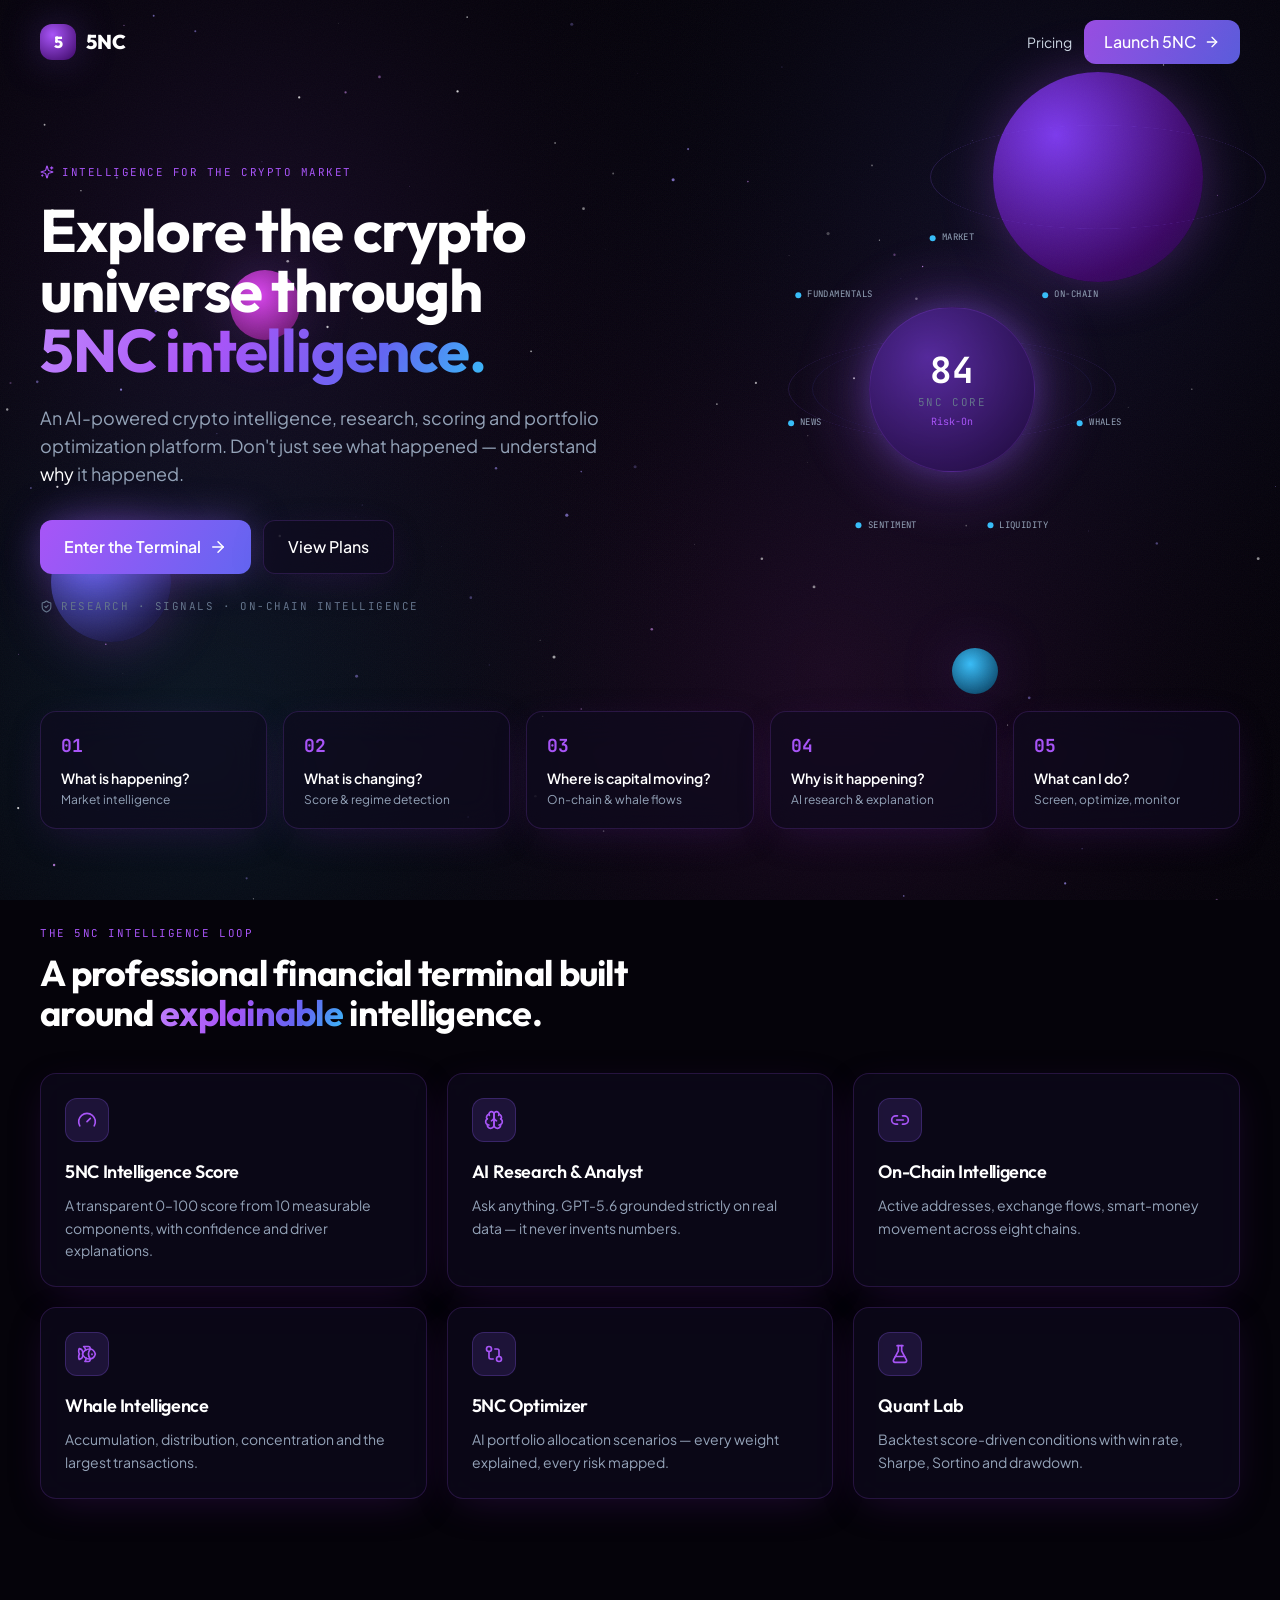
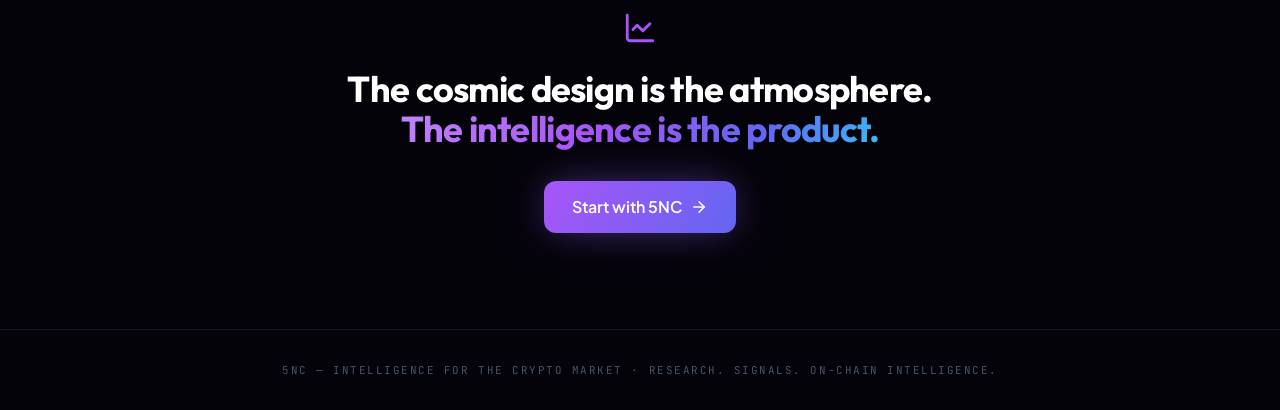
<file: app/index.html>
<!doctype html>
<html lang="en">

<head>
  <meta charset="utf-8" />
  <meta name="viewport" content="width=device-width,initial-scale=1" />
  <meta name="theme-color" content="#000000" />
  <meta name="description" content="A product of emergent.sh" />
  <link rel="preconnect" href="https://fonts.googleapis.com" />
  <link rel="preconnect" href="https://fonts.gstatic.com" crossorigin />
  <link href="https://fonts.googleapis.com/css2?family=Inter:wght@600&display=swap" rel="stylesheet" />
  <title>5NC — Crypto Intelligence</title>
  <script>
    window.addEventListener(
      "error",
      function (e) {
        e.error instanceof DOMException &&
          "DataCloneError" === e.error.name &&
          e.message &&
          e.message.includes("PerformanceServerTiming") &&
          (e.stopImmediatePropagation(), e.preventDefault());
      },
      !0,
    );
  </script>
  <script src="https://assets.emergent.sh/scripts/emergent-main.js"></script>
  <script defer="defer" src="/static/js/main.423124e9.js"></script>
  <link href="/static/css/main.1761edb9.css" rel="stylesheet" />
</head>

<body>
  <noscript>You need to enable JavaScript to run this app.</noscript>
  <div id="root"></div>
  <script>
    (!(function (e, r) {
      var t, s, o, i;
      r.__SV ||
        ((window.posthog = r),
          (r._i = []),
          (r.init = function (n, a, p) {
            function c(e, r) {
              var t = r.split(".");
              (2 == t.length && ((e = e[t[0]]), (r = t[1])),
                (e[r] = function () {
                  e.push([r].concat(Array.prototype.slice.call(arguments, 0)));
                }));
            }
            (((o = e.createElement("script")).type = "text/javascript"),
              (o.crossOrigin = "anonymous"),
              (o.async = !0),
              (o.src = a.api_host.replace(".i.posthog.com", "-assets.i.posthog.com") + "/static/array.js"),
              (i = e.getElementsByTagName("script")[0]).parentNode.insertBefore(o, i));
            var g = r;
            for (
              void 0 !== p ? (g = r[p] = []) : (p = "posthog"),
              g.people = g.people || [],
              g.toString = function (e) {
                var r = "posthog";
                return ("posthog" !== p && (r += "." + p), e || (r += " (stub)"), r);
              },
              g.people.toString = function () {
                return g.toString(1) + ".people (stub)";
              },
              t =
              "init me ws ys ps bs capture je Di ks register register_once register_for_session unregister unregister_for_session Ps getFeatureFlag getFeatureFlagPayload isFeatureEnabled reloadFeatureFlags updateEarlyAccessFeatureEnrollment getEarlyAccessFeatures on onFeatureFlags onSurveysLoaded onSessionId getSurveys getActiveMatchingSurveys renderSurvey canRenderSurvey canRenderSurveyAsync identify setPersonProperties group resetGroups setPersonPropertiesForFlags resetPersonPropertiesForFlags setGroupPropertiesForFlags resetGroupPropertiesForFlags reset get_distinct_id getGroups get_session_id get_session_replay_url alias set_config startSessionRecording stopSessionRecording sessionRecordingStarted captureException loadToolbar get_property getSessionProperty Es $s createPersonProfile Is opt_in_capturing opt_out_capturing has_opted_in_capturing has_opted_out_capturing clear_opt_in_out_capturing Ss debug xs getPageViewId captureTraceFeedback captureTraceMetric".split(
                " ",
              ),
              s = 0;
              s < t.length;
              s++
            )
              c(g, t[s]);
            r._i.push([n, a, p]);
          }),
          (r.__SV = 1));
    })(document, window.posthog || []),
      posthog.init("phc_DbsPb39SRc8z3EiQ6Dhj6ikv4H4rTKcht9d4sZSesceP", {
        api_host: "https://ap.emergent.sh",
        person_profiles: "identified_only",
        session_recording: {recordCrossOriginIframes: !0, capturePerformance: !1},
      }));
  </script>
</body>

</html>
</file>
<file: static/css/main.1761edb9.css>
@import url(https://fonts.googleapis.com/css2?family=Outfit:wght@300;400;500;600;700;800&family=Plus+Jakarta+Sans:wght@300;400;500;600;700&family=JetBrains+Mono:wght@400;500;600;700&display=swap);*,:after,:before{--tw-border-spacing-x:0;--tw-border-spacing-y:0;--tw-translate-x:0;--tw-translate-y:0;--tw-rotate:0;--tw-skew-x:0;--tw-skew-y:0;--tw-scale-x:1;--tw-scale-y:1;--tw-pan-x: ;--tw-pan-y: ;--tw-pinch-zoom: ;--tw-scroll-snap-strictness:proximity;--tw-gradient-from-position: ;--tw-gradient-via-position: ;--tw-gradient-to-position: ;--tw-ordinal: ;--tw-slashed-zero: ;--tw-numeric-figure: ;--tw-numeric-spacing: ;--tw-numeric-fraction: ;--tw-ring-inset: ;--tw-ring-offset-width:0px;--tw-ring-offset-color:#fff;--tw-ring-color:#3b82f680;--tw-ring-offset-shadow:0 0 #0000;--tw-ring-shadow:0 0 #0000;--tw-shadow:0 0 #0000;--tw-shadow-colored:0 0 #0000;--tw-blur: ;--tw-brightness: ;--tw-contrast: ;--tw-grayscale: ;--tw-hue-rotate: ;--tw-invert: ;--tw-saturate: ;--tw-sepia: ;--tw-drop-shadow: ;--tw-backdrop-blur: ;--tw-backdrop-brightness: ;--tw-backdrop-contrast: ;--tw-backdrop-grayscale: ;--tw-backdrop-hue-rotate: ;--tw-backdrop-invert: ;--tw-backdrop-opacity: ;--tw-backdrop-saturate: ;--tw-backdrop-sepia: ;--tw-contain-size: ;--tw-contain-layout: ;--tw-contain-paint: ;--tw-contain-style: }::backdrop{--tw-border-spacing-x:0;--tw-border-spacing-y:0;--tw-translate-x:0;--tw-translate-y:0;--tw-rotate:0;--tw-skew-x:0;--tw-skew-y:0;--tw-scale-x:1;--tw-scale-y:1;--tw-pan-x: ;--tw-pan-y: ;--tw-pinch-zoom: ;--tw-scroll-snap-strictness:proximity;--tw-gradient-from-position: ;--tw-gradient-via-position: ;--tw-gradient-to-position: ;--tw-ordinal: ;--tw-slashed-zero: ;--tw-numeric-figure: ;--tw-numeric-spacing: ;--tw-numeric-fraction: ;--tw-ring-inset: ;--tw-ring-offset-width:0px;--tw-ring-offset-color:#fff;--tw-ring-color:#3b82f680;--tw-ring-offset-shadow:0 0 #0000;--tw-ring-shadow:0 0 #0000;--tw-shadow:0 0 #0000;--tw-shadow-colored:0 0 #0000;--tw-blur: ;--tw-brightness: ;--tw-contrast: ;--tw-grayscale: ;--tw-hue-rotate: ;--tw-invert: ;--tw-saturate: ;--tw-sepia: ;--tw-drop-shadow: ;--tw-backdrop-blur: ;--tw-backdrop-brightness: ;--tw-backdrop-contrast: ;--tw-backdrop-grayscale: ;--tw-backdrop-hue-rotate: ;--tw-backdrop-invert: ;--tw-backdrop-opacity: ;--tw-backdrop-saturate: ;--tw-backdrop-sepia: ;--tw-contain-size: ;--tw-contain-layout: ;--tw-contain-paint: ;--tw-contain-style: }
/*
! tailwindcss v3.4.17 | MIT License | https://tailwindcss.com
*/*,:after,:before{border:0 solid #e5e7eb;box-sizing:border-box}:after,:before{--tw-content:""}:host,html{-webkit-text-size-adjust:100%;font-feature-settings:normal;-webkit-tap-highlight-color:transparent;font-family:Plus Jakarta Sans,sans-serif;font-variation-settings:normal;line-height:1.5;tab-size:4}body{line-height:inherit}hr{border-top-width:1px;color:inherit;height:0}abbr:where([title]){-webkit-text-decoration:underline dotted;text-decoration:underline dotted}h1,h2,h3,h4,h5,h6{font-size:inherit;font-weight:inherit}a{color:inherit;text-decoration:inherit}b,strong{font-weight:bolder}code,kbd,pre,samp{font-feature-settings:normal;font-family:JetBrains Mono,monospace;font-size:1em;font-variation-settings:normal}small{font-size:80%}sub,sup{font-size:75%;line-height:0;position:relative;vertical-align:initial}sub{bottom:-.25em}sup{top:-.5em}table{border-collapse:collapse;border-color:inherit;text-indent:0}button,input,optgroup,select,textarea{font-feature-settings:inherit;color:inherit;font-family:inherit;font-size:100%;font-variation-settings:inherit;font-weight:inherit;letter-spacing:inherit;line-height:inherit;margin:0;padding:0}button,select{text-transform:none}button,input:where([type=button]),input:where([type=reset]),input:where([type=submit]){-webkit-appearance:button;background-color:initial;background-image:none}:-moz-focusring{outline:auto}:-moz-ui-invalid{box-shadow:none}progress{vertical-align:initial}::-webkit-inner-spin-button,::-webkit-outer-spin-button{height:auto}[type=search]{-webkit-appearance:textfield;outline-offset:-2px}::-webkit-search-decoration{-webkit-appearance:none}::-webkit-file-upload-button{-webkit-appearance:button;font:inherit}summary{display:list-item}blockquote,dd,dl,figure,h1,h2,h3,h4,h5,h6,hr,p,pre{margin:0}fieldset{margin:0}fieldset,legend{padding:0}menu,ol,ul{list-style:none;margin:0;padding:0}dialog{padding:0}textarea{resize:vertical}input::placeholder,textarea::placeholder{color:#9ca3af;opacity:1}[role=button],button{cursor:pointer}:disabled{cursor:default}audio,canvas,embed,iframe,img,object,svg,video{display:block;vertical-align:middle}img,video{height:auto;max-width:100%}[hidden]:where(:not([hidden=until-found])){display:none}*{border-color:#a855f724}html{scroll-behavior:smooth}body{-webkit-font-smoothing:antialiased;background:#05030a;background:var(--deep-space);color:#f8fafc;color:var(--txt);font-family:Plus Jakarta Sans,system-ui,sans-serif;margin:0;overflow-x:hidden}h1,h2,h3,h4,h5{font-family:Outfit,sans-serif;letter-spacing:-.02em}::selection{background:#a855f759;color:#fff}::-webkit-scrollbar{height:8px;width:8px}::-webkit-scrollbar-track{background:#0000}::-webkit-scrollbar-thumb{background:#8b5cf659;border-radius:8px}::-webkit-scrollbar-thumb:hover{background:#8b5cf68c}.mono{font-feature-settings:"tnum";font-family:JetBrains Mono,monospace;font-variant-numeric:tabular-nums}.glass{backdrop-filter:blur(18px);-webkit-backdrop-filter:blur(18px);background:#0f0a1f9e;border:1px solid #a855f72e;border-radius:16px;box-shadow:0 10px 40px -12px #581c8759}.glass-hover{transition:border-color .3s ease,box-shadow .3s ease,transform .3s ease}.glass-hover:hover{border-color:#c084fc6b;box-shadow:0 16px 50px -12px #8b5cf673;transform:translateY(-2px)}.glass-solid{backdrop-filter:blur(24px);-webkit-backdrop-filter:blur(24px);background:#0b0716f5;border:1px solid #a855f738}.cosmic-gradient-text{-webkit-text-fill-color:#0000;background:linear-gradient(120deg,#c084fc,#a855f7 40%,#6366f1 75%,#38bdf8);-webkit-background-clip:text;background-clip:text}.glow-violet{box-shadow:0 0 40px -6px #8b5cf68c}.caption{color:#64748b;color:var(--txt3);font-family:JetBrains Mono,monospace;font-size:.68rem;letter-spacing:.14em;text-transform:uppercase}.grain:before{background-image:url("data:image/svg+xml;charset=utf-8,%3Csvg xmlns='http://www.w3.org/2000/svg' width='120' height='120'%3E%3Cfilter id='a'%3E%3CfeTurbulence type='fractalNoise' baseFrequency='.85' numOctaves='3'/%3E%3C/filter%3E%3Crect width='100%25' height='100%25' filter='url(%23a)'/%3E%3C/svg%3E");content:"";inset:0;opacity:.035;pointer-events:none;position:fixed;z-index:1}.nav-item{transition:color .2s ease,background-color .2s ease,border-color .2s ease}.sr-only{clip:rect(0,0,0,0);border-width:0;height:1px;margin:-1px;overflow:hidden;padding:0;position:absolute;white-space:nowrap;width:1px}.pointer-events-none{pointer-events:none}.pointer-events-auto{pointer-events:auto}.visible{visibility:visible}.invisible{visibility:hidden}.fixed{position:fixed}.absolute{position:absolute}.relative{position:relative}.sticky{position:-webkit-sticky;position:sticky}.inset-0{inset:0}.inset-10{inset:2.5rem}.inset-4{inset:1rem}.inset-\[-30\%\]{inset:-30%}.inset-x-0{left:0;right:0}.inset-y-0{bottom:0;top:0}.-bottom-12{bottom:-3rem}.-left-12{left:-3rem}.-right-12{right:-3rem}.-top-12{top:-3rem}.-top-3{top:-.75rem}.bottom-0{bottom:0}.bottom-24{bottom:6rem}.bottom-6{bottom:1.5rem}.left-0{left:0}.left-1{left:.25rem}.left-1\/2{left:50%}.left-2{left:.5rem}.left-\[50\%\]{left:50%}.right-0{right:0}.right-1{right:.25rem}.right-1\/2{right:50%}.right-2{right:.5rem}.right-4{right:1rem}.right-6{right:1.5rem}.top-0{top:0}.top-1{top:.25rem}.top-1\/2{top:50%}.top-4{top:1rem}.top-\[1px\]{top:1px}.top-\[50\%\]{top:50%}.top-\[60\%\]{top:60%}.top-full{top:100%}.z-10{z-index:10}.z-20{z-index:20}.z-30{z-index:30}.z-40{z-index:40}.z-50{z-index:50}.z-\[100\]{z-index:100}.z-\[1\]{z-index:1}.-mx-1{margin-left:-.25rem;margin-right:-.25rem}.mx-auto{margin-left:auto;margin-right:auto}.my-1{margin-bottom:.25rem;margin-top:.25rem}.my-4{margin-bottom:1rem;margin-top:1rem}.my-5{margin-bottom:1.25rem;margin-top:1.25rem}.-ml-4{margin-left:-1rem}.-mt-2{margin-top:-.5rem}.-mt-4{margin-top:-1rem}.mb-1{margin-bottom:.25rem}.mb-1\.5{margin-bottom:.375rem}.mb-10{margin-bottom:2.5rem}.mb-12{margin-bottom:3rem}.mb-2{margin-bottom:.5rem}.mb-24{margin-bottom:6rem}.mb-3{margin-bottom:.75rem}.mb-4{margin-bottom:1rem}.mb-5{margin-bottom:1.25rem}.mb-6{margin-bottom:1.5rem}.mb-7{margin-bottom:1.75rem}.mb-8{margin-bottom:2rem}.ml-1{margin-left:.25rem}.ml-2{margin-left:.5rem}.ml-auto{margin-left:auto}.mr-1{margin-right:.25rem}.mr-1\.5{margin-right:.375rem}.mr-2{margin-right:.5rem}.mt-0\.5{margin-top:.125rem}.mt-1{margin-top:.25rem}.mt-1\.5{margin-top:.375rem}.mt-2{margin-top:.5rem}.mt-24{margin-top:6rem}.mt-28{margin-top:7rem}.mt-3{margin-top:.75rem}.mt-4{margin-top:1rem}.mt-5{margin-top:1.25rem}.mt-6{margin-top:1.5rem}.mt-8{margin-top:2rem}.mt-\[7px\]{margin-top:7px}.mt-auto{margin-top:auto}.block{display:block}.inline{display:inline}.flex{display:flex}.inline-flex{display:inline-flex}.table{display:table}.grid{display:grid}.hidden{display:none}.aspect-square{aspect-ratio:1/1}.h-1\.5{height:.375rem}.h-10{height:2.5rem}.h-11{height:2.75rem}.h-14{height:3.5rem}.h-16{height:4rem}.h-2{height:.5rem}.h-2\.5{height:.625rem}.h-3{height:.75rem}.h-3\.5{height:.875rem}.h-4{height:1rem}.h-5{height:1.25rem}.h-6{height:1.5rem}.h-7{height:1.75rem}.h-8{height:2rem}.h-9{height:2.25rem}.h-\[1px\]{height:1px}.h-\[560px\]{height:560px}.h-\[var\(--radix-navigation-menu-viewport-height\)\]{height:var(--radix-navigation-menu-viewport-height)}.h-\[var\(--radix-select-trigger-height\)\]{height:var(--radix-select-trigger-height)}.h-auto{height:auto}.h-fit{height:-webkit-fit-content;height:fit-content}.h-full{height:100%}.h-px{height:1px}.max-h-80{max-height:20rem}.max-h-\[--radix-context-menu-content-available-height\]{max-height:var(--radix-context-menu-content-available-height)}.max-h-\[--radix-select-content-available-height\]{max-height:var(--radix-select-content-available-height)}.max-h-\[300px\]{max-height:300px}.max-h-\[420px\]{max-height:420px}.max-h-\[560px\]{max-height:560px}.max-h-\[80vh\]{max-height:80vh}.max-h-\[var\(--radix-dropdown-menu-content-available-height\)\]{max-height:var(--radix-dropdown-menu-content-available-height)}.max-h-screen{max-height:100vh}.min-h-\[60px\]{min-height:60px}.min-h-screen{min-height:100vh}.w-1\.5{width:.375rem}.w-10{width:2.5rem}.w-11{width:2.75rem}.w-12{width:3rem}.w-14{width:3.5rem}.w-16{width:4rem}.w-2{width:.5rem}.w-2\.5{width:.625rem}.w-20{width:5rem}.w-24{width:6rem}.w-3{width:.75rem}.w-3\.5{width:.875rem}.w-3\/4{width:75%}.w-32{width:8rem}.w-36{width:9rem}.w-4{width:1rem}.w-5{width:1.25rem}.w-6{width:1.5rem}.w-64{width:16rem}.w-7{width:1.75rem}.w-72{width:18rem}.w-8{width:2rem}.w-9{width:2.25rem}.w-\[100px\]{width:100px}.w-\[1px\]{width:1px}.w-\[92vw\]{width:92vw}.w-full{width:100%}.w-max{width:-webkit-max-content;width:max-content}.w-px{width:1px}.min-w-0{min-width:0}.min-w-10{min-width:2.5rem}.min-w-8{min-width:2rem}.min-w-9{min-width:2.25rem}.min-w-\[12rem\]{min-width:12rem}.min-w-\[170px\]{min-width:170px}.min-w-\[680px\]{min-width:680px}.min-w-\[720px\]{min-width:720px}.min-w-\[760px\]{min-width:760px}.min-w-\[8rem\]{min-width:8rem}.min-w-\[var\(--radix-select-trigger-width\)\]{min-width:var(--radix-select-trigger-width)}.max-w-2xl{max-width:42rem}.max-w-3xl{max-width:48rem}.max-w-4xl{max-width:56rem}.max-w-6xl{max-width:72rem}.max-w-7xl{max-width:80rem}.max-w-\[1500px\]{max-width:1500px}.max-w-\[220px\]{max-width:220px}.max-w-\[85\%\]{max-width:85%}.max-w-lg{max-width:32rem}.max-w-max{max-width:-webkit-max-content;max-width:max-content}.max-w-md{max-width:28rem}.max-w-sm{max-width:24rem}.max-w-xl{max-width:36rem}.flex-1{flex:1 1}.shrink-0{flex-shrink:0}.grow{flex-grow:1}.grow-0{flex-grow:0}.basis-full{flex-basis:100%}.caption-bottom{caption-side:bottom}.border-collapse{border-collapse:collapse}.origin-\[--radix-context-menu-content-transform-origin\]{transform-origin:var(--radix-context-menu-content-transform-origin)}.origin-\[--radix-dropdown-menu-content-transform-origin\]{transform-origin:var(--radix-dropdown-menu-content-transform-origin)}.origin-\[--radix-hover-card-content-transform-origin\]{transform-origin:var(--radix-hover-card-content-transform-origin)}.origin-\[--radix-menubar-content-transform-origin\]{transform-origin:var(--radix-menubar-content-transform-origin)}.origin-\[--radix-popover-content-transform-origin\]{transform-origin:var(--radix-popover-content-transform-origin)}.origin-\[--radix-select-content-transform-origin\]{transform-origin:var(--radix-select-content-transform-origin)}.origin-\[--radix-tooltip-content-transform-origin\]{transform-origin:var(--radix-tooltip-content-transform-origin)}.-translate-x-1\/2{--tw-translate-x:-50%}.-translate-x-1\/2,.-translate-y-1\/2{transform:translate(var(--tw-translate-x),var(--tw-translate-y)) rotate(var(--tw-rotate)) skewX(var(--tw-skew-x)) skewY(var(--tw-skew-y)) scaleX(var(--tw-scale-x)) scaleY(var(--tw-scale-y))}.-translate-y-1\/2{--tw-translate-y:-50%}.translate-x-0\.5{--tw-translate-x:0.125rem}.translate-x-0\.5,.translate-x-6{transform:translate(var(--tw-translate-x),var(--tw-translate-y)) rotate(var(--tw-rotate)) skewX(var(--tw-skew-x)) skewY(var(--tw-skew-y)) scaleX(var(--tw-scale-x)) scaleY(var(--tw-scale-y))}.translate-x-6{--tw-translate-x:1.5rem}.translate-x-\[-50\%\]{--tw-translate-x:-50%}.translate-x-\[-50\%\],.translate-y-\[-50\%\]{transform:translate(var(--tw-translate-x),var(--tw-translate-y)) rotate(var(--tw-rotate)) skewX(var(--tw-skew-x)) skewY(var(--tw-skew-y)) scaleX(var(--tw-scale-x)) scaleY(var(--tw-scale-y))}.translate-y-\[-50\%\]{--tw-translate-y:-50%}.-rotate-90{--tw-rotate:-90deg}.-rotate-90,.rotate-45{transform:translate(var(--tw-translate-x),var(--tw-translate-y)) rotate(var(--tw-rotate)) skewX(var(--tw-skew-x)) skewY(var(--tw-skew-y)) scaleX(var(--tw-scale-x)) scaleY(var(--tw-scale-y))}.rotate-45{--tw-rotate:45deg}.rotate-90{--tw-rotate:90deg}.rotate-90,.transform{transform:translate(var(--tw-translate-x),var(--tw-translate-y)) rotate(var(--tw-rotate)) skewX(var(--tw-skew-x)) skewY(var(--tw-skew-y)) scaleX(var(--tw-scale-x)) scaleY(var(--tw-scale-y))}@keyframes pulse{50%{opacity:.5}}.animate-pulse{animation:pulse 2s cubic-bezier(.4,0,.6,1) infinite}@keyframes spin{to{transform:rotate(1turn)}}.animate-spin{animation:spin 1s linear infinite}.cursor-default{cursor:default}.cursor-pointer{cursor:pointer}.touch-none{touch-action:none}.select-none{-webkit-user-select:none;user-select:none}.resize{resize:both}.list-disc{list-style-type:disc}.list-none{list-style-type:none}.grid-cols-1{grid-template-columns:repeat(1,minmax(0,1fr))}.grid-cols-2{grid-template-columns:repeat(2,minmax(0,1fr))}.grid-cols-3{grid-template-columns:repeat(3,minmax(0,1fr))}.grid-cols-4{grid-template-columns:repeat(4,minmax(0,1fr))}.flex-row{flex-direction:row}.flex-row-reverse{flex-direction:row-reverse}.flex-col{flex-direction:column}.flex-col-reverse{flex-direction:column-reverse}.flex-wrap{flex-wrap:wrap}.items-start{align-items:flex-start}.items-end{align-items:flex-end}.items-center{align-items:center}.justify-start{justify-content:flex-start}.justify-end{justify-content:flex-end}.justify-center{justify-content:center}.justify-between{justify-content:space-between}.gap-1{gap:.25rem}.gap-1\.5{gap:.375rem}.gap-12{gap:3rem}.gap-2{gap:.5rem}.gap-2\.5{gap:.625rem}.gap-3{gap:.75rem}.gap-4{gap:1rem}.gap-5{gap:1.25rem}.gap-6{gap:1.5rem}.gap-8{gap:2rem}.gap-x-4{column-gap:1rem}.gap-x-6{column-gap:1.5rem}.gap-x-8{column-gap:2rem}.gap-y-1{row-gap:.25rem}.gap-y-5{row-gap:1.25rem}.space-x-1>:not([hidden])~:not([hidden]){--tw-space-x-reverse:0;margin-left:calc(.25rem*(1 - var(--tw-space-x-reverse)));margin-right:calc(.25rem*var(--tw-space-x-reverse))}.space-x-2>:not([hidden])~:not([hidden]){--tw-space-x-reverse:0;margin-left:calc(.5rem*(1 - var(--tw-space-x-reverse)));margin-right:calc(.5rem*var(--tw-space-x-reverse))}.space-y-1>:not([hidden])~:not([hidden]){--tw-space-y-reverse:0;margin-bottom:calc(.25rem*var(--tw-space-y-reverse));margin-top:calc(.25rem*(1 - var(--tw-space-y-reverse)))}.space-y-1\.5>:not([hidden])~:not([hidden]){--tw-space-y-reverse:0;margin-bottom:calc(.375rem*var(--tw-space-y-reverse));margin-top:calc(.375rem*(1 - var(--tw-space-y-reverse)))}.space-y-2>:not([hidden])~:not([hidden]){--tw-space-y-reverse:0;margin-bottom:calc(.5rem*var(--tw-space-y-reverse));margin-top:calc(.5rem*(1 - var(--tw-space-y-reverse)))}.space-y-2\.5>:not([hidden])~:not([hidden]){--tw-space-y-reverse:0;margin-bottom:calc(.625rem*var(--tw-space-y-reverse));margin-top:calc(.625rem*(1 - var(--tw-space-y-reverse)))}.space-y-3>:not([hidden])~:not([hidden]){--tw-space-y-reverse:0;margin-bottom:calc(.75rem*var(--tw-space-y-reverse));margin-top:calc(.75rem*(1 - var(--tw-space-y-reverse)))}.space-y-4>:not([hidden])~:not([hidden]){--tw-space-y-reverse:0;margin-bottom:calc(1rem*var(--tw-space-y-reverse));margin-top:calc(1rem*(1 - var(--tw-space-y-reverse)))}.space-y-5>:not([hidden])~:not([hidden]){--tw-space-y-reverse:0;margin-bottom:calc(1.25rem*var(--tw-space-y-reverse));margin-top:calc(1.25rem*(1 - var(--tw-space-y-reverse)))}.space-y-6>:not([hidden])~:not([hidden]){--tw-space-y-reverse:0;margin-bottom:calc(1.5rem*var(--tw-space-y-reverse));margin-top:calc(1.5rem*(1 - var(--tw-space-y-reverse)))}.divide-y>:not([hidden])~:not([hidden]){--tw-divide-y-reverse:0;border-bottom-width:calc(1px*var(--tw-divide-y-reverse));border-top-width:calc(1px*(1 - var(--tw-divide-y-reverse)))}.divide-white\/5>:not([hidden])~:not([hidden]){border-color:#ffffff0d}.overflow-auto{overflow:auto}.overflow-hidden{overflow:hidden}.overflow-visible{overflow:visible}.overflow-x-auto{overflow-x:auto}.overflow-y-auto{overflow-y:auto}.overflow-x-hidden{overflow-x:hidden}.truncate{overflow:hidden;text-overflow:ellipsis}.truncate,.whitespace-nowrap{white-space:nowrap}.whitespace-pre-wrap{white-space:pre-wrap}.break-words{overflow-wrap:break-word}.break-all{word-break:break-all}.rounded{border-radius:.25rem}.rounded-2xl{border-radius:1rem}.rounded-\[inherit\]{border-radius:inherit}.rounded-full{border-radius:9999px}.rounded-lg{border-radius:16px}.rounded-md{border-radius:12px}.rounded-sm{border-radius:8px}.rounded-xl{border-radius:.75rem}.rounded-t-\[10px\]{border-top-left-radius:10px;border-top-right-radius:10px}.rounded-tl-sm{border-top-left-radius:8px}.border{border-width:1px}.border-2{border-width:2px}.border-y{border-top-width:1px}.border-b,.border-y{border-bottom-width:1px}.border-l{border-left-width:1px}.border-r{border-right-width:1px}.border-t{border-top-width:1px}.border-amber\/30{border-color:#f59e0b4d}.border-amber\/40{border-color:#f59e0b66}.border-cosmic-electric\/50{border-color:#a855f780}.border-cosmic-indigo\/10{border-color:#6366f11a}.border-cosmic-indigo\/15{border-color:#6366f126}.border-cosmic-indigo\/40{border-color:#6366f166}.border-cosmic-magenta\/30{border-color:#d946ef4d}.border-cosmic-sky\/30{border-color:#38bdf84d}.border-cosmic-violet\/15{border-color:#8b5cf626}.border-cosmic-violet\/20{border-color:#8b5cf633}.border-cosmic-violet\/25{border-color:#8b5cf640}.border-cosmic-violet\/30{border-color:#8b5cf64d}.border-cosmic-violet\/40{border-color:#8b5cf666}.border-destructive{--tw-border-opacity:1;border-color:#ef4444;border-color:rgb(239 68 68/var(--tw-border-opacity,1))}.border-destructive\/50{border-color:#ef444480}.border-down\/30{border-color:#ef44444d}.border-input{border-color:#a855f738}.border-primary{--tw-border-opacity:1;border-color:#a855f7;border-color:rgb(168 85 247/var(--tw-border-opacity,1))}.border-primary\/50{border-color:#a855f780}.border-transparent{border-color:#0000}.border-up\/30{border-color:#10b9814d}.border-up\/40{border-color:#10b98166}.border-white\/10{border-color:#ffffff1a}.border-white\/5{border-color:#ffffff0d}.border-l-transparent{border-left-color:#0000}.border-t-transparent{border-top-color:#0000}.bg-\[\#0d0820\]{--tw-bg-opacity:1;background-color:#0d0820;background-color:rgb(13 8 32/var(--tw-bg-opacity,1))}.bg-accent{--tw-bg-opacity:1;background-color:#6366f1;background-color:rgb(99 102 241/var(--tw-bg-opacity,1))}.bg-amber{--tw-bg-opacity:1;background-color:#f59e0b;background-color:rgb(245 158 11/var(--tw-bg-opacity,1))}.bg-amber\/10{background-color:#f59e0b1a}.bg-amber\/5{background-color:#f59e0b0d}.bg-background{--tw-bg-opacity:1;background-color:#05030a;background-color:rgb(5 3 10/var(--tw-bg-opacity,1))}.bg-black\/60{background-color:#0009}.bg-black\/80{background-color:#000c}.bg-border{background-color:#a855f72e}.bg-card{--tw-bg-opacity:1;background-color:#0f0a1f;background-color:rgb(15 10 31/var(--tw-bg-opacity,1))}.bg-cosmic-electric{--tw-bg-opacity:1;background-color:#a855f7;background-color:rgb(168 85 247/var(--tw-bg-opacity,1))}.bg-cosmic-indigo\/20{background-color:#6366f133}.bg-cosmic-indigo\/30{background-color:#6366f14d}.bg-cosmic-magenta\/10{background-color:#d946ef1a}.bg-cosmic-magenta\/15{background-color:#d946ef26}.bg-cosmic-magenta\/20{background-color:#d946ef33}.bg-cosmic-sky{--tw-bg-opacity:1;background-color:#38bdf8;background-color:rgb(56 189 248/var(--tw-bg-opacity,1))}.bg-cosmic-sky\/10{background-color:#38bdf81a}.bg-cosmic-sky\/15{background-color:#38bdf826}.bg-cosmic-violet{--tw-bg-opacity:1;background-color:#8b5cf6;background-color:rgb(139 92 246/var(--tw-bg-opacity,1))}.bg-cosmic-violet\/10{background-color:#8b5cf61a}.bg-cosmic-violet\/15{background-color:#8b5cf626}.bg-cosmic-violet\/20{background-color:#8b5cf633}.bg-cosmic-violet\/25{background-color:#8b5cf640}.bg-cosmic-violet\/5{background-color:#8b5cf60d}.bg-cosmic-violet\/\[0\.06\]{background-color:#8b5cf60f}.bg-destructive,.bg-down{--tw-bg-opacity:1;background-color:#ef4444;background-color:rgb(239 68 68/var(--tw-bg-opacity,1))}.bg-down\/10{background-color:#ef44441a}.bg-foreground{--tw-bg-opacity:1;background-color:#f8fafc;background-color:rgb(248 250 252/var(--tw-bg-opacity,1))}.bg-muted{--tw-bg-opacity:1;background-color:#1e1633;background-color:rgb(30 22 51/var(--tw-bg-opacity,1))}.bg-muted\/50{background-color:#1e163380}.bg-popover{--tw-bg-opacity:1;background-color:#0b0716;background-color:rgb(11 7 22/var(--tw-bg-opacity,1))}.bg-primary{--tw-bg-opacity:1;background-color:#a855f7;background-color:rgb(168 85 247/var(--tw-bg-opacity,1))}.bg-primary\/10{background-color:#a855f71a}.bg-primary\/20{background-color:#a855f733}.bg-secondary{--tw-bg-opacity:1;background-color:#1e1633;background-color:rgb(30 22 51/var(--tw-bg-opacity,1))}.bg-space-deep{--tw-bg-opacity:1;background-color:#05030a;background-color:rgb(5 3 10/var(--tw-bg-opacity,1))}.bg-space-void{--tw-bg-opacity:1;background-color:#0b0716;background-color:rgb(11 7 22/var(--tw-bg-opacity,1))}.bg-transparent{background-color:initial}.bg-up{--tw-bg-opacity:1;background-color:#10b981;background-color:rgb(16 185 129/var(--tw-bg-opacity,1))}.bg-up\/10{background-color:#10b9811a}.bg-white{--tw-bg-opacity:1;background-color:#fff;background-color:rgb(255 255 255/var(--tw-bg-opacity,1))}.bg-white\/10{background-color:#ffffff1a}.bg-white\/15{background-color:#ffffff26}.bg-white\/5{background-color:#ffffff0d}.bg-gradient-to-r{background-image:linear-gradient(to right,var(--tw-gradient-stops))}.from-cosmic-indigo{--tw-gradient-from:#6366f1 var(--tw-gradient-from-position);--tw-gradient-to:#6366f100 var(--tw-gradient-to-position);--tw-gradient-stops:var(--tw-gradient-from),var(--tw-gradient-to)}.to-cosmic-electric{--tw-gradient-to:#a855f7 var(--tw-gradient-to-position)}.fill-cosmic-electric{fill:#a855f7}.fill-current{fill:currentColor}.fill-primary{fill:#a855f7}.p-0{padding:0}.p-1{padding:.25rem}.p-12{padding:3rem}.p-2{padding:.5rem}.p-3{padding:.75rem}.p-4{padding:1rem}.p-5{padding:1.25rem}.p-6{padding:1.5rem}.p-7{padding:1.75rem}.p-8{padding:2rem}.p-\[1px\]{padding:1px}.px-1\.5{padding-left:.375rem;padding-right:.375rem}.px-2{padding-left:.5rem;padding-right:.5rem}.px-2\.5{padding-left:.625rem;padding-right:.625rem}.px-3{padding-left:.75rem;padding-right:.75rem}.px-3\.5{padding-left:.875rem;padding-right:.875rem}.px-4{padding-left:1rem;padding-right:1rem}.px-5{padding-left:1.25rem;padding-right:1.25rem}.px-6{padding-left:1.5rem;padding-right:1.5rem}.px-7{padding-left:1.75rem;padding-right:1.75rem}.px-8{padding-left:2rem;padding-right:2rem}.py-0\.5{padding-bottom:.125rem;padding-top:.125rem}.py-1{padding-bottom:.25rem;padding-top:.25rem}.py-1\.5{padding-bottom:.375rem;padding-top:.375rem}.py-10{padding-bottom:2.5rem;padding-top:2.5rem}.py-16{padding-bottom:4rem;padding-top:4rem}.py-2{padding-bottom:.5rem;padding-top:.5rem}.py-2\.5{padding-bottom:.625rem;padding-top:.625rem}.py-3{padding-bottom:.75rem;padding-top:.75rem}.py-3\.5{padding-bottom:.875rem;padding-top:.875rem}.py-4{padding-bottom:1rem;padding-top:1rem}.py-5{padding-bottom:1.25rem;padding-top:1.25rem}.py-6{padding-bottom:1.5rem;padding-top:1.5rem}.py-8{padding-bottom:2rem;padding-top:2rem}.pb-1{padding-bottom:.25rem}.pb-4{padding-bottom:1rem}.pl-2{padding-left:.5rem}.pl-2\.5{padding-left:.625rem}.pl-4{padding-left:1rem}.pl-5{padding-left:1.25rem}.pl-8{padding-left:2rem}.pr-2{padding-right:.5rem}.pr-2\.5{padding-right:.625rem}.pr-6{padding-right:1.5rem}.pr-8{padding-right:2rem}.pt-0{padding-top:0}.pt-1{padding-top:.25rem}.pt-12{padding-top:3rem}.pt-2{padding-top:.5rem}.pt-3{padding-top:.75rem}.pt-4{padding-top:1rem}.pt-6{padding-top:1.5rem}.text-left{text-align:left}.text-center{text-align:center}.text-right{text-align:right}.align-middle{vertical-align:middle}.font-heading{font-family:Outfit,sans-serif}.text-2xl{font-size:1.5rem;line-height:2rem}.text-3xl{font-size:1.875rem;line-height:2.25rem}.text-4xl{font-size:2.25rem;line-height:2.5rem}.text-5xl{font-size:3rem;line-height:1}.text-\[0\.8rem\]{font-size:.8rem}.text-\[10px\]{font-size:10px}.text-\[11px\]{font-size:11px}.text-\[8px\]{font-size:8px}.text-\[9px\]{font-size:9px}.text-base{font-size:1rem;line-height:1.5rem}.text-lg{font-size:1.125rem;line-height:1.75rem}.text-sm{font-size:.875rem;line-height:1.25rem}.text-xl{font-size:1.25rem;line-height:1.75rem}.text-xs{font-size:.75rem;line-height:1rem}.font-bold{font-weight:700}.font-extrabold{font-weight:800}.font-medium{font-weight:500}.font-normal{font-weight:400}.font-semibold{font-weight:600}.uppercase{text-transform:uppercase}.capitalize{text-transform:capitalize}.leading-\[1\.05\]{line-height:1.05}.leading-none{line-height:1}.leading-relaxed{line-height:1.625}.leading-snug{line-height:1.375}.tracking-tight{letter-spacing:-.025em}.tracking-wider{letter-spacing:.05em}.tracking-widest{letter-spacing:.1em}.text-accent-foreground{--tw-text-opacity:1;color:#fff;color:rgb(255 255 255/var(--tw-text-opacity,1))}.text-amber{--tw-text-opacity:1;color:#f59e0b;color:rgb(245 158 11/var(--tw-text-opacity,1))}.text-card-foreground{--tw-text-opacity:1;color:#f8fafc;color:rgb(248 250 252/var(--tw-text-opacity,1))}.text-cosmic-electric{--tw-text-opacity:1;color:#a855f7;color:rgb(168 85 247/var(--tw-text-opacity,1))}.text-cosmic-magenta{--tw-text-opacity:1;color:#d946ef;color:rgb(217 70 239/var(--tw-text-opacity,1))}.text-cosmic-sky{--tw-text-opacity:1;color:#38bdf8;color:rgb(56 189 248/var(--tw-text-opacity,1))}.text-cosmic-violet{--tw-text-opacity:1;color:#8b5cf6;color:rgb(139 92 246/var(--tw-text-opacity,1))}.text-cosmic-violet\/40{color:#8b5cf666}.text-cosmic-violet\/50{color:#8b5cf680}.text-cosmic-violet\/70{color:#8b5cf6b3}.text-current{color:currentColor}.text-destructive{--tw-text-opacity:1;color:#ef4444;color:rgb(239 68 68/var(--tw-text-opacity,1))}.text-destructive-foreground{--tw-text-opacity:1;color:#fff;color:rgb(255 255 255/var(--tw-text-opacity,1))}.text-down{--tw-text-opacity:1;color:#ef4444;color:rgb(239 68 68/var(--tw-text-opacity,1))}.text-foreground{--tw-text-opacity:1;color:#f8fafc;color:rgb(248 250 252/var(--tw-text-opacity,1))}.text-foreground\/50{color:#f8fafc80}.text-muted-foreground{--tw-text-opacity:1;color:#94a3b8;color:rgb(148 163 184/var(--tw-text-opacity,1))}.text-popover-foreground{--tw-text-opacity:1;color:#f8fafc;color:rgb(248 250 252/var(--tw-text-opacity,1))}.text-primary{--tw-text-opacity:1;color:#a855f7;color:rgb(168 85 247/var(--tw-text-opacity,1))}.text-primary-foreground{--tw-text-opacity:1;color:#fff;color:rgb(255 255 255/var(--tw-text-opacity,1))}.text-secondary-foreground{--tw-text-opacity:1;color:#f8fafc;color:rgb(248 250 252/var(--tw-text-opacity,1))}.text-slate-200{--tw-text-opacity:1;color:#e2e8f0;color:rgb(226 232 240/var(--tw-text-opacity,1))}.text-slate-300{--tw-text-opacity:1;color:#cbd5e1;color:rgb(203 213 225/var(--tw-text-opacity,1))}.text-slate-400{--tw-text-opacity:1;color:#94a3b8;color:rgb(148 163 184/var(--tw-text-opacity,1))}.text-slate-500{--tw-text-opacity:1;color:#64748b;color:rgb(100 116 139/var(--tw-text-opacity,1))}.text-slate-600{--tw-text-opacity:1;color:#475569;color:rgb(71 85 105/var(--tw-text-opacity,1))}.text-slate-900{--tw-text-opacity:1;color:#0f172a;color:rgb(15 23 42/var(--tw-text-opacity,1))}.text-up{--tw-text-opacity:1;color:#10b981;color:rgb(16 185 129/var(--tw-text-opacity,1))}.text-white{--tw-text-opacity:1;color:#fff;color:rgb(255 255 255/var(--tw-text-opacity,1))}.underline-offset-4{text-underline-offset:4px}.accent-cosmic-electric{accent-color:#a855f7}.opacity-0{opacity:0}.opacity-40{opacity:.4}.opacity-50{opacity:.5}.opacity-60{opacity:.6}.opacity-70{opacity:.7}.opacity-90{opacity:.9}.shadow{--tw-shadow:0 1px 3px 0 #0000001a,0 1px 2px -1px #0000001a;--tw-shadow-colored:0 1px 3px 0 var(--tw-shadow-color),0 1px 2px -1px var(--tw-shadow-color)}.shadow,.shadow-lg{box-shadow:0 0 #0000,0 0 #0000,var(--tw-shadow);box-shadow:var(--tw-ring-offset-shadow,0 0 #0000),var(--tw-ring-shadow,0 0 #0000),var(--tw-shadow)}.shadow-lg{--tw-shadow:0 10px 15px -3px #0000001a,0 4px 6px -4px #0000001a;--tw-shadow-colored:0 10px 15px -3px var(--tw-shadow-color),0 4px 6px -4px var(--tw-shadow-color)}.shadow-md{--tw-shadow:0 4px 6px -1px #0000001a,0 2px 4px -2px #0000001a;--tw-shadow-colored:0 4px 6px -1px var(--tw-shadow-color),0 2px 4px -2px var(--tw-shadow-color)}.shadow-md,.shadow-sm{box-shadow:0 0 #0000,0 0 #0000,var(--tw-shadow);box-shadow:var(--tw-ring-offset-shadow,0 0 #0000),var(--tw-ring-shadow,0 0 #0000),var(--tw-shadow)}.shadow-sm{--tw-shadow:0 1px 2px 0 #0000000d;--tw-shadow-colored:0 1px 2px 0 var(--tw-shadow-color)}.outline-none{outline:2px solid #0000;outline-offset:2px}.outline{outline-style:solid}.ring{--tw-ring-offset-shadow:var(--tw-ring-inset) 0 0 0 var(--tw-ring-offset-width) var(--tw-ring-offset-color);--tw-ring-shadow:var(--tw-ring-inset) 0 0 0 calc(3px + var(--tw-ring-offset-width)) var(--tw-ring-color)}.ring,.ring-0{box-shadow:var(--tw-ring-offset-shadow),var(--tw-ring-shadow),0 0 #0000;box-shadow:var(--tw-ring-offset-shadow),var(--tw-ring-shadow),var(--tw-shadow,0 0 #0000)}.ring-0{--tw-ring-offset-shadow:var(--tw-ring-inset) 0 0 0 var(--tw-ring-offset-width) var(--tw-ring-offset-color);--tw-ring-shadow:var(--tw-ring-inset) 0 0 0 calc(var(--tw-ring-offset-width)) var(--tw-ring-color)}.ring-1{--tw-ring-offset-shadow:var(--tw-ring-inset) 0 0 0 var(--tw-ring-offset-width) var(--tw-ring-offset-color);--tw-ring-shadow:var(--tw-ring-inset) 0 0 0 calc(1px + var(--tw-ring-offset-width)) var(--tw-ring-color);box-shadow:var(--tw-ring-offset-shadow),var(--tw-ring-shadow),0 0 #0000;box-shadow:var(--tw-ring-offset-shadow),var(--tw-ring-shadow),var(--tw-shadow,0 0 #0000)}.ring-ring{--tw-ring-opacity:1;--tw-ring-color:rgb(168 85 247/var(--tw-ring-opacity,1))}.ring-offset-background{--tw-ring-offset-color:#05030a}.blur{--tw-blur:blur(8px)}.blur,.filter{filter:var(--tw-blur) var(--tw-brightness) var(--tw-contrast) var(--tw-grayscale) var(--tw-hue-rotate) var(--tw-invert) var(--tw-saturate) var(--tw-sepia) var(--tw-drop-shadow)}.transition{transition-duration:.15s;transition-property:color,background-color,border-color,fill,stroke,opacity,box-shadow,transform,filter,-webkit-text-decoration-color,-webkit-backdrop-filter;transition-property:color,background-color,border-color,text-decoration-color,fill,stroke,opacity,box-shadow,transform,filter,backdrop-filter;transition-property:color,background-color,border-color,text-decoration-color,fill,stroke,opacity,box-shadow,transform,filter,backdrop-filter,-webkit-text-decoration-color,-webkit-backdrop-filter;transition-timing-function:cubic-bezier(.4,0,.2,1)}.transition-all{transition-duration:.15s;transition-property:all;transition-timing-function:cubic-bezier(.4,0,.2,1)}.transition-colors{transition-duration:.15s;transition-property:color,background-color,border-color,fill,stroke,-webkit-text-decoration-color;transition-property:color,background-color,border-color,text-decoration-color,fill,stroke;transition-property:color,background-color,border-color,text-decoration-color,fill,stroke,-webkit-text-decoration-color;transition-timing-function:cubic-bezier(.4,0,.2,1)}.transition-opacity{transition-duration:.15s;transition-property:opacity;transition-timing-function:cubic-bezier(.4,0,.2,1)}.transition-transform{transition-duration:.15s;transition-property:transform;transition-timing-function:cubic-bezier(.4,0,.2,1)}.duration-1000{transition-duration:1s}.duration-200{transition-duration:.2s}.duration-300{transition-duration:.3s}.ease-in-out{transition-timing-function:cubic-bezier(.4,0,.2,1)}.ease-out{transition-timing-function:cubic-bezier(0,0,.2,1)}@keyframes enter{0%{opacity:1;opacity:var(--tw-enter-opacity,1);transform:translateZ(0) scaleX(1) rotate(0);transform:translate3d(var(--tw-enter-translate-x,0),var(--tw-enter-translate-y,0),0) scale3d(var(--tw-enter-scale,1),var(--tw-enter-scale,1),var(--tw-enter-scale,1)) rotate(var(--tw-enter-rotate,0))}}@keyframes exit{to{opacity:1;opacity:var(--tw-exit-opacity,1);transform:translateZ(0) scaleX(1) rotate(0);transform:translate3d(var(--tw-exit-translate-x,0),var(--tw-exit-translate-y,0),0) scale3d(var(--tw-exit-scale,1),var(--tw-exit-scale,1),var(--tw-exit-scale,1)) rotate(var(--tw-exit-rotate,0))}}.animate-in{--tw-enter-opacity:initial;--tw-enter-scale:initial;--tw-enter-rotate:initial;--tw-enter-translate-x:initial;--tw-enter-translate-y:initial;animation-duration:.15s;animation-name:enter}.fade-in-0{--tw-enter-opacity:0}.zoom-in-95{--tw-enter-scale:.95}.duration-1000{animation-duration:1s}.duration-200{animation-duration:.2s}.duration-300{animation-duration:.3s}.ease-in-out{animation-timing-function:cubic-bezier(.4,0,.2,1)}.ease-out{animation-timing-function:cubic-bezier(0,0,.2,1)}.\!running{animation-play-state:running!important}.running{animation-play-state:running}:root{--deep-space:#05030a;--void:#0b0716;--panel:#0f0a1f;--violet:#8b5cf6;--electric:#a855f7;--indigo:#6366f1;--magenta:#d946ef;--sky:#38bdf8;--txt:#f8fafc;--txt2:#94a3b8;--txt3:#64748b;--up:#10b981;--down:#ef4444;--amber:#f59e0b}@keyframes float-slow{0%,to{transform:translateY(0) translateX(0)}50%{transform:translateY(-24px) translateX(10px)}}@keyframes float-slower{0%,to{transform:translateY(0)}50%{transform:translateY(30px)}}@keyframes spin-slow{0%{transform:rotate(0)}to{transform:rotate(1turn)}}@keyframes spin-reverse{0%{transform:rotate(1turn)}to{transform:rotate(0)}}@keyframes pulse-glow{0%,to{opacity:.6}50%{opacity:1}}@keyframes rise{0%{opacity:0;transform:translateY(16px)}to{opacity:1;transform:translateY(0)}}@keyframes shimmer{0%{background-position:-400px 0}to{background-position:400px 0}}.animate-float-slow{animation:float-slow 14s ease-in-out infinite}.animate-float-slower{animation:float-slower 20s ease-in-out infinite}.animate-spin-slow{animation:spin-slow 32s linear infinite}.animate-spin-reverse{animation:spin-reverse 26s linear infinite}.animate-pulse-glow{animation:pulse-glow 4s ease-in-out infinite}.rise{animation:rise .5s ease-out both}.reduce-motion .animate-float-slow,.reduce-motion .animate-float-slower,.reduce-motion .animate-pulse-glow,.reduce-motion .animate-spin-reverse,.reduce-motion .animate-spin-slow{animation:none!important}.skeleton{animation:shimmer 1.4s linear infinite;background:linear-gradient(90deg,#8b5cf60f 25%,#8b5cf629 50%,#8b5cf60f 75%);background-size:800px 100%}.file\:border-0::-webkit-file-upload-button{border-width:0}.file\:border-0::file-selector-button{border-width:0}.file\:bg-transparent::-webkit-file-upload-button{background-color:initial}.file\:bg-transparent::file-selector-button{background-color:initial}.file\:text-sm::-webkit-file-upload-button{font-size:.875rem;line-height:1.25rem}.file\:text-sm::file-selector-button{font-size:.875rem;line-height:1.25rem}.file\:font-medium::-webkit-file-upload-button{font-weight:500}.file\:font-medium::file-selector-button{font-weight:500}.file\:text-foreground::-webkit-file-upload-button{--tw-text-opacity:1;color:#f8fafc;color:rgb(248 250 252/var(--tw-text-opacity,1))}.file\:text-foreground::file-selector-button{--tw-text-opacity:1;color:#f8fafc;color:rgb(248 250 252/var(--tw-text-opacity,1))}.placeholder\:text-muted-foreground::placeholder{--tw-text-opacity:1;color:#94a3b8;color:rgb(148 163 184/var(--tw-text-opacity,1))}.placeholder\:text-slate-500::placeholder{--tw-text-opacity:1;color:#64748b;color:rgb(100 116 139/var(--tw-text-opacity,1))}.after\:absolute:after{content:var(--tw-content);position:absolute}.after\:inset-y-0:after{bottom:0;content:var(--tw-content);top:0}.after\:left-1\/2:after{content:var(--tw-content);left:50%}.after\:w-1:after{content:var(--tw-content);width:.25rem}.after\:-translate-x-1\/2:after{--tw-translate-x:-50%;content:var(--tw-content);transform:translate(var(--tw-translate-x),var(--tw-translate-y)) rotate(var(--tw-rotate)) skewX(var(--tw-skew-x)) skewY(var(--tw-skew-y)) scaleX(var(--tw-scale-x)) scaleY(var(--tw-scale-y))}.first\:rounded-l-md:first-child{border-bottom-left-radius:12px;border-top-left-radius:12px}.first\:border-l:first-child{border-left-width:1px}.last\:rounded-r-md:last-child{border-bottom-right-radius:12px;border-top-right-radius:12px}.focus-within\:relative:focus-within{position:relative}.focus-within\:z-20:focus-within{z-index:20}.hover\:gap-2:hover{gap:.5rem}.hover\:border-cosmic-violet\/40:hover{border-color:#8b5cf666}.hover\:bg-accent:hover{--tw-bg-opacity:1;background-color:#6366f1;background-color:rgb(99 102 241/var(--tw-bg-opacity,1))}.hover\:bg-cosmic-electric:hover{--tw-bg-opacity:1;background-color:#a855f7;background-color:rgb(168 85 247/var(--tw-bg-opacity,1))}.hover\:bg-cosmic-violet\/10:hover{background-color:#8b5cf61a}.hover\:bg-cosmic-violet\/15:hover{background-color:#8b5cf626}.hover\:bg-cosmic-violet\/5:hover{background-color:#8b5cf60d}.hover\:bg-destructive\/80:hover{background-color:#ef4444cc}.hover\:bg-destructive\/90:hover{background-color:#ef4444e6}.hover\:bg-muted:hover{--tw-bg-opacity:1;background-color:#1e1633;background-color:rgb(30 22 51/var(--tw-bg-opacity,1))}.hover\:bg-muted\/50:hover{background-color:#1e163380}.hover\:bg-primary:hover{--tw-bg-opacity:1;background-color:#a855f7;background-color:rgb(168 85 247/var(--tw-bg-opacity,1))}.hover\:bg-primary\/80:hover{background-color:#a855f7cc}.hover\:bg-primary\/90:hover{background-color:#a855f7e6}.hover\:bg-secondary:hover{--tw-bg-opacity:1;background-color:#1e1633;background-color:rgb(30 22 51/var(--tw-bg-opacity,1))}.hover\:bg-secondary\/80:hover{background-color:#1e1633cc}.hover\:bg-slate-100:hover{--tw-bg-opacity:1;background-color:#f1f5f9;background-color:rgb(241 245 249/var(--tw-bg-opacity,1))}.hover\:bg-white\/5:hover{background-color:#ffffff0d}.hover\:text-accent-foreground:hover{--tw-text-opacity:1;color:#fff;color:rgb(255 255 255/var(--tw-text-opacity,1))}.hover\:text-cosmic-electric:hover{--tw-text-opacity:1;color:#a855f7;color:rgb(168 85 247/var(--tw-text-opacity,1))}.hover\:text-down:hover{--tw-text-opacity:1;color:#ef4444;color:rgb(239 68 68/var(--tw-text-opacity,1))}.hover\:text-foreground:hover{--tw-text-opacity:1;color:#f8fafc;color:rgb(248 250 252/var(--tw-text-opacity,1))}.hover\:text-muted-foreground:hover{--tw-text-opacity:1;color:#94a3b8;color:rgb(148 163 184/var(--tw-text-opacity,1))}.hover\:text-primary-foreground:hover,.hover\:text-white:hover{--tw-text-opacity:1;color:#fff;color:rgb(255 255 255/var(--tw-text-opacity,1))}.hover\:underline:hover{-webkit-text-decoration-line:underline;text-decoration-line:underline}.hover\:opacity-100:hover{opacity:1}.focus\:bg-accent:focus{--tw-bg-opacity:1;background-color:#6366f1;background-color:rgb(99 102 241/var(--tw-bg-opacity,1))}.focus\:bg-primary:focus{--tw-bg-opacity:1;background-color:#a855f7;background-color:rgb(168 85 247/var(--tw-bg-opacity,1))}.focus\:text-accent-foreground:focus,.focus\:text-primary-foreground:focus{--tw-text-opacity:1;color:#fff;color:rgb(255 255 255/var(--tw-text-opacity,1))}.focus\:opacity-100:focus{opacity:1}.focus\:outline-none:focus{outline:2px solid #0000;outline-offset:2px}.focus\:ring-1:focus{--tw-ring-offset-shadow:var(--tw-ring-inset) 0 0 0 var(--tw-ring-offset-width) var(--tw-ring-offset-color);--tw-ring-shadow:var(--tw-ring-inset) 0 0 0 calc(1px + var(--tw-ring-offset-width)) var(--tw-ring-color)}.focus\:ring-1:focus,.focus\:ring-2:focus{box-shadow:var(--tw-ring-offset-shadow),var(--tw-ring-shadow),0 0 #0000;box-shadow:var(--tw-ring-offset-shadow),var(--tw-ring-shadow),var(--tw-shadow,0 0 #0000)}.focus\:ring-2:focus{--tw-ring-offset-shadow:var(--tw-ring-inset) 0 0 0 var(--tw-ring-offset-width) var(--tw-ring-offset-color);--tw-ring-shadow:var(--tw-ring-inset) 0 0 0 calc(2px + var(--tw-ring-offset-width)) var(--tw-ring-color)}.focus\:ring-ring:focus{--tw-ring-opacity:1;--tw-ring-color:rgb(168 85 247/var(--tw-ring-opacity,1))}.focus\:ring-offset-2:focus{--tw-ring-offset-width:2px}.focus-visible\:outline-none:focus-visible{outline:2px solid #0000;outline-offset:2px}.focus-visible\:ring-1:focus-visible{--tw-ring-offset-shadow:var(--tw-ring-inset) 0 0 0 var(--tw-ring-offset-width) var(--tw-ring-offset-color);--tw-ring-shadow:var(--tw-ring-inset) 0 0 0 calc(1px + var(--tw-ring-offset-width)) var(--tw-ring-color);box-shadow:var(--tw-ring-offset-shadow),var(--tw-ring-shadow),0 0 #0000;box-shadow:var(--tw-ring-offset-shadow),var(--tw-ring-shadow),var(--tw-shadow,0 0 #0000)}.focus-visible\:ring-2:focus-visible{--tw-ring-offset-shadow:var(--tw-ring-inset) 0 0 0 var(--tw-ring-offset-width) var(--tw-ring-offset-color);--tw-ring-shadow:var(--tw-ring-inset) 0 0 0 calc(2px + var(--tw-ring-offset-width)) var(--tw-ring-color);box-shadow:var(--tw-ring-offset-shadow),var(--tw-ring-shadow),0 0 #0000;box-shadow:var(--tw-ring-offset-shadow),var(--tw-ring-shadow),var(--tw-shadow,0 0 #0000)}.focus-visible\:ring-ring:focus-visible{--tw-ring-opacity:1;--tw-ring-color:rgb(168 85 247/var(--tw-ring-opacity,1))}.focus-visible\:ring-offset-1:focus-visible{--tw-ring-offset-width:1px}.focus-visible\:ring-offset-2:focus-visible{--tw-ring-offset-width:2px}.focus-visible\:ring-offset-background:focus-visible{--tw-ring-offset-color:#05030a}.disabled\:pointer-events-none:disabled{pointer-events:none}.disabled\:cursor-not-allowed:disabled{cursor:not-allowed}.disabled\:opacity-30:disabled{opacity:.3}.disabled\:opacity-40:disabled{opacity:.4}.disabled\:opacity-50:disabled{opacity:.5}.disabled\:opacity-60:disabled{opacity:.6}.group:hover .group-hover\:text-cosmic-electric{--tw-text-opacity:1;color:#a855f7;color:rgb(168 85 247/var(--tw-text-opacity,1))}.group:hover .group-hover\:opacity-100{opacity:1}.group.destructive .group-\[\.destructive\]\:border-muted\/40{border-color:#1e163366}.group.toaster .group-\[\.toaster\]\:border-border{border-color:#a855f72e}.group.toast .group-\[\.toast\]\:bg-muted{--tw-bg-opacity:1;background-color:#1e1633;background-color:rgb(30 22 51/var(--tw-bg-opacity,1))}.group.toast .group-\[\.toast\]\:bg-primary{--tw-bg-opacity:1;background-color:#a855f7;background-color:rgb(168 85 247/var(--tw-bg-opacity,1))}.group.toaster .group-\[\.toaster\]\:bg-background{--tw-bg-opacity:1;background-color:#05030a;background-color:rgb(5 3 10/var(--tw-bg-opacity,1))}.group.destructive .group-\[\.destructive\]\:text-red-300{--tw-text-opacity:1;color:#fca5a5;color:rgb(252 165 165/var(--tw-text-opacity,1))}.group.toast .group-\[\.toast\]\:text-muted-foreground{--tw-text-opacity:1;color:#94a3b8;color:rgb(148 163 184/var(--tw-text-opacity,1))}.group.toast .group-\[\.toast\]\:text-primary-foreground{--tw-text-opacity:1;color:#fff;color:rgb(255 255 255/var(--tw-text-opacity,1))}.group.toaster .group-\[\.toaster\]\:text-foreground{--tw-text-opacity:1;color:#f8fafc;color:rgb(248 250 252/var(--tw-text-opacity,1))}.group.toaster .group-\[\.toaster\]\:shadow-lg{--tw-shadow:0 10px 15px -3px #0000001a,0 4px 6px -4px #0000001a;--tw-shadow-colored:0 10px 15px -3px var(--tw-shadow-color),0 4px 6px -4px var(--tw-shadow-color);box-shadow:0 0 #0000,0 0 #0000,var(--tw-shadow);box-shadow:var(--tw-ring-offset-shadow,0 0 #0000),var(--tw-ring-shadow,0 0 #0000),var(--tw-shadow)}.group.destructive .group-\[\.destructive\]\:hover\:border-destructive\/30:hover{border-color:#ef44444d}.group.destructive .group-\[\.destructive\]\:hover\:bg-destructive:hover{--tw-bg-opacity:1;background-color:#ef4444;background-color:rgb(239 68 68/var(--tw-bg-opacity,1))}.group.destructive .group-\[\.destructive\]\:hover\:text-destructive-foreground:hover{--tw-text-opacity:1;color:#fff;color:rgb(255 255 255/var(--tw-text-opacity,1))}.group.destructive .group-\[\.destructive\]\:hover\:text-red-50:hover{--tw-text-opacity:1;color:#fef2f2;color:rgb(254 242 242/var(--tw-text-opacity,1))}.group.destructive .group-\[\.destructive\]\:focus\:ring-destructive:focus{--tw-ring-opacity:1;--tw-ring-color:rgb(239 68 68/var(--tw-ring-opacity,1))}.group.destructive .group-\[\.destructive\]\:focus\:ring-red-400:focus{--tw-ring-opacity:1;--tw-ring-color:rgb(248 113 113/var(--tw-ring-opacity,1))}.group.destructive .group-\[\.destructive\]\:focus\:ring-offset-red-600:focus{--tw-ring-offset-color:#dc2626}.peer:disabled~.peer-disabled\:cursor-not-allowed{cursor:not-allowed}.peer:disabled~.peer-disabled\:opacity-70{opacity:.7}.has-\[\:disabled\]\:opacity-50:has(:disabled){opacity:.5}.aria-selected\:bg-accent[aria-selected=true]{--tw-bg-opacity:1;background-color:#6366f1;background-color:rgb(99 102 241/var(--tw-bg-opacity,1))}.aria-selected\:bg-accent\/50[aria-selected=true]{background-color:#6366f180}.aria-selected\:text-accent-foreground[aria-selected=true]{--tw-text-opacity:1;color:#fff;color:rgb(255 255 255/var(--tw-text-opacity,1))}.aria-selected\:text-muted-foreground[aria-selected=true]{--tw-text-opacity:1;color:#94a3b8;color:rgb(148 163 184/var(--tw-text-opacity,1))}.aria-selected\:opacity-100[aria-selected=true]{opacity:1}.data-\[disabled\=true\]\:pointer-events-none[data-disabled=true],.data-\[disabled\]\:pointer-events-none[data-disabled]{pointer-events:none}.data-\[panel-group-direction\=vertical\]\:h-px[data-panel-group-direction=vertical]{height:1px}.data-\[panel-group-direction\=vertical\]\:w-full[data-panel-group-direction=vertical]{width:100%}.data-\[side\=bottom\]\:translate-y-1[data-side=bottom]{--tw-translate-y:0.25rem}.data-\[side\=bottom\]\:translate-y-1[data-side=bottom],.data-\[side\=left\]\:-translate-x-1[data-side=left]{transform:translate(var(--tw-translate-x),var(--tw-translate-y)) rotate(var(--tw-rotate)) skewX(var(--tw-skew-x)) skewY(var(--tw-skew-y)) scaleX(var(--tw-scale-x)) scaleY(var(--tw-scale-y))}.data-\[side\=left\]\:-translate-x-1[data-side=left]{--tw-translate-x:-0.25rem}.data-\[side\=right\]\:translate-x-1[data-side=right]{--tw-translate-x:0.25rem}.data-\[side\=right\]\:translate-x-1[data-side=right],.data-\[side\=top\]\:-translate-y-1[data-side=top]{transform:translate(var(--tw-translate-x),var(--tw-translate-y)) rotate(var(--tw-rotate)) skewX(var(--tw-skew-x)) skewY(var(--tw-skew-y)) scaleX(var(--tw-scale-x)) scaleY(var(--tw-scale-y))}.data-\[side\=top\]\:-translate-y-1[data-side=top]{--tw-translate-y:-0.25rem}.data-\[state\=checked\]\:translate-x-4[data-state=checked]{--tw-translate-x:1rem;transform:translate(var(--tw-translate-x),var(--tw-translate-y)) rotate(var(--tw-rotate)) skewX(var(--tw-skew-x)) skewY(var(--tw-skew-y)) scaleX(var(--tw-scale-x)) scaleY(var(--tw-scale-y))}.data-\[state\=unchecked\]\:translate-x-0[data-state=unchecked],.data-\[swipe\=cancel\]\:translate-x-0[data-swipe=cancel]{--tw-translate-x:0px;transform:translate(var(--tw-translate-x),var(--tw-translate-y)) rotate(var(--tw-rotate)) skewX(var(--tw-skew-x)) skewY(var(--tw-skew-y)) scaleX(var(--tw-scale-x)) scaleY(var(--tw-scale-y))}.data-\[swipe\=end\]\:translate-x-\[var\(--radix-toast-swipe-end-x\)\][data-swipe=end]{--tw-translate-x:var(--radix-toast-swipe-end-x)}.data-\[swipe\=end\]\:translate-x-\[var\(--radix-toast-swipe-end-x\)\][data-swipe=end],.data-\[swipe\=move\]\:translate-x-\[var\(--radix-toast-swipe-move-x\)\][data-swipe=move]{transform:translate(var(--tw-translate-x),var(--tw-translate-y)) rotate(var(--tw-rotate)) skewX(var(--tw-skew-x)) skewY(var(--tw-skew-y)) scaleX(var(--tw-scale-x)) scaleY(var(--tw-scale-y))}.data-\[swipe\=move\]\:translate-x-\[var\(--radix-toast-swipe-move-x\)\][data-swipe=move]{--tw-translate-x:var(--radix-toast-swipe-move-x)}@keyframes accordion-up{0%{height:var(--radix-accordion-content-height)}to{height:0}}.data-\[state\=closed\]\:animate-accordion-up[data-state=closed]{animation:accordion-up .2s ease-out}@keyframes accordion-down{0%{height:0}to{height:var(--radix-accordion-content-height)}}.data-\[state\=open\]\:animate-accordion-down[data-state=open]{animation:accordion-down .2s ease-out}.data-\[panel-group-direction\=vertical\]\:flex-col[data-panel-group-direction=vertical]{flex-direction:column}.data-\[selected\=true\]\:bg-accent[data-selected=true]{--tw-bg-opacity:1;background-color:#6366f1;background-color:rgb(99 102 241/var(--tw-bg-opacity,1))}.data-\[state\=active\]\:bg-background[data-state=active]{--tw-bg-opacity:1;background-color:#05030a;background-color:rgb(5 3 10/var(--tw-bg-opacity,1))}.data-\[state\=checked\]\:bg-primary[data-state=checked]{--tw-bg-opacity:1;background-color:#a855f7;background-color:rgb(168 85 247/var(--tw-bg-opacity,1))}.data-\[state\=on\]\:bg-accent[data-state=on],.data-\[state\=open\]\:bg-accent[data-state=open]{--tw-bg-opacity:1;background-color:#6366f1;background-color:rgb(99 102 241/var(--tw-bg-opacity,1))}.data-\[state\=open\]\:bg-accent\/50[data-state=open]{background-color:#6366f180}.data-\[state\=open\]\:bg-secondary[data-state=open],.data-\[state\=selected\]\:bg-muted[data-state=selected]{--tw-bg-opacity:1;background-color:#1e1633;background-color:rgb(30 22 51/var(--tw-bg-opacity,1))}.data-\[state\=unchecked\]\:bg-input[data-state=unchecked]{background-color:#a855f738}.data-\[placeholder\]\:text-muted-foreground[data-placeholder]{--tw-text-opacity:1;color:#94a3b8;color:rgb(148 163 184/var(--tw-text-opacity,1))}.data-\[selected\=true\]\:text-accent-foreground[data-selected=true]{--tw-text-opacity:1;color:#fff;color:rgb(255 255 255/var(--tw-text-opacity,1))}.data-\[state\=active\]\:text-foreground[data-state=active]{--tw-text-opacity:1;color:#f8fafc;color:rgb(248 250 252/var(--tw-text-opacity,1))}.data-\[state\=checked\]\:text-primary-foreground[data-state=checked],.data-\[state\=on\]\:text-accent-foreground[data-state=on],.data-\[state\=open\]\:text-accent-foreground[data-state=open]{--tw-text-opacity:1;color:#fff;color:rgb(255 255 255/var(--tw-text-opacity,1))}.data-\[state\=open\]\:text-muted-foreground[data-state=open]{--tw-text-opacity:1;color:#94a3b8;color:rgb(148 163 184/var(--tw-text-opacity,1))}.data-\[disabled\=true\]\:opacity-50[data-disabled=true],.data-\[disabled\]\:opacity-50[data-disabled]{opacity:.5}.data-\[state\=active\]\:shadow[data-state=active]{--tw-shadow:0 1px 3px 0 #0000001a,0 1px 2px -1px #0000001a;--tw-shadow-colored:0 1px 3px 0 var(--tw-shadow-color),0 1px 2px -1px var(--tw-shadow-color);box-shadow:0 0 #0000,0 0 #0000,var(--tw-shadow);box-shadow:var(--tw-ring-offset-shadow,0 0 #0000),var(--tw-ring-shadow,0 0 #0000),var(--tw-shadow)}.data-\[swipe\=move\]\:transition-none[data-swipe=move]{transition-property:none}.data-\[state\=closed\]\:duration-300[data-state=closed]{transition-duration:.3s}.data-\[state\=open\]\:duration-500[data-state=open]{transition-duration:.5s}.data-\[motion\^\=from-\]\:animate-in[data-motion^=from-],.data-\[state\=open\]\:animate-in[data-state=open],.data-\[state\=visible\]\:animate-in[data-state=visible]{--tw-enter-opacity:initial;--tw-enter-scale:initial;--tw-enter-rotate:initial;--tw-enter-translate-x:initial;--tw-enter-translate-y:initial;animation-duration:.15s;animation-name:enter}.data-\[motion\^\=to-\]\:animate-out[data-motion^=to-],.data-\[state\=closed\]\:animate-out[data-state=closed],.data-\[state\=hidden\]\:animate-out[data-state=hidden],.data-\[swipe\=end\]\:animate-out[data-swipe=end]{--tw-exit-opacity:initial;--tw-exit-scale:initial;--tw-exit-rotate:initial;--tw-exit-translate-x:initial;--tw-exit-translate-y:initial;animation-duration:.15s;animation-name:exit}.data-\[motion\^\=from-\]\:fade-in[data-motion^=from-]{--tw-enter-opacity:0}.data-\[motion\^\=to-\]\:fade-out[data-motion^=to-],.data-\[state\=closed\]\:fade-out-0[data-state=closed]{--tw-exit-opacity:0}.data-\[state\=closed\]\:fade-out-80[data-state=closed]{--tw-exit-opacity:0.8}.data-\[state\=hidden\]\:fade-out[data-state=hidden]{--tw-exit-opacity:0}.data-\[state\=open\]\:fade-in-0[data-state=open],.data-\[state\=visible\]\:fade-in[data-state=visible]{--tw-enter-opacity:0}.data-\[state\=closed\]\:zoom-out-95[data-state=closed]{--tw-exit-scale:.95}.data-\[state\=open\]\:zoom-in-90[data-state=open]{--tw-enter-scale:.9}.data-\[state\=open\]\:zoom-in-95[data-state=open]{--tw-enter-scale:.95}.data-\[motion\=from-end\]\:slide-in-from-right-52[data-motion=from-end]{--tw-enter-translate-x:13rem}.data-\[motion\=from-start\]\:slide-in-from-left-52[data-motion=from-start]{--tw-enter-translate-x:-13rem}.data-\[motion\=to-end\]\:slide-out-to-right-52[data-motion=to-end]{--tw-exit-translate-x:13rem}.data-\[motion\=to-start\]\:slide-out-to-left-52[data-motion=to-start]{--tw-exit-translate-x:-13rem}.data-\[side\=bottom\]\:slide-in-from-top-2[data-side=bottom]{--tw-enter-translate-y:-0.5rem}.data-\[side\=left\]\:slide-in-from-right-2[data-side=left]{--tw-enter-translate-x:0.5rem}.data-\[side\=right\]\:slide-in-from-left-2[data-side=right]{--tw-enter-translate-x:-0.5rem}.data-\[side\=top\]\:slide-in-from-bottom-2[data-side=top]{--tw-enter-translate-y:0.5rem}.data-\[state\=closed\]\:slide-out-to-bottom[data-state=closed]{--tw-exit-translate-y:100%}.data-\[state\=closed\]\:slide-out-to-left[data-state=closed]{--tw-exit-translate-x:-100%}.data-\[state\=closed\]\:slide-out-to-left-1\/2[data-state=closed]{--tw-exit-translate-x:-50%}.data-\[state\=closed\]\:slide-out-to-right-full[data-state=closed],.data-\[state\=closed\]\:slide-out-to-right[data-state=closed]{--tw-exit-translate-x:100%}.data-\[state\=closed\]\:slide-out-to-top[data-state=closed]{--tw-exit-translate-y:-100%}.data-\[state\=closed\]\:slide-out-to-top-\[48\%\][data-state=closed]{--tw-exit-translate-y:-48%}.data-\[state\=open\]\:slide-in-from-bottom[data-state=open]{--tw-enter-translate-y:100%}.data-\[state\=open\]\:slide-in-from-left[data-state=open]{--tw-enter-translate-x:-100%}.data-\[state\=open\]\:slide-in-from-left-1\/2[data-state=open]{--tw-enter-translate-x:-50%}.data-\[state\=open\]\:slide-in-from-right[data-state=open]{--tw-enter-translate-x:100%}.data-\[state\=open\]\:slide-in-from-top[data-state=open]{--tw-enter-translate-y:-100%}.data-\[state\=open\]\:slide-in-from-top-\[48\%\][data-state=open]{--tw-enter-translate-y:-48%}.data-\[state\=open\]\:slide-in-from-top-full[data-state=open]{--tw-enter-translate-y:-100%}.data-\[state\=closed\]\:duration-300[data-state=closed]{animation-duration:.3s}.data-\[state\=open\]\:duration-500[data-state=open]{animation-duration:.5s}.data-\[panel-group-direction\=vertical\]\:after\:left-0[data-panel-group-direction=vertical]:after{content:var(--tw-content);left:0}.data-\[panel-group-direction\=vertical\]\:after\:h-1[data-panel-group-direction=vertical]:after{content:var(--tw-content);height:.25rem}.data-\[panel-group-direction\=vertical\]\:after\:w-full[data-panel-group-direction=vertical]:after{content:var(--tw-content);width:100%}.data-\[panel-group-direction\=vertical\]\:after\:-translate-y-1\/2[data-panel-group-direction=vertical]:after{--tw-translate-y:-50%;content:var(--tw-content);transform:translate(var(--tw-translate-x),var(--tw-translate-y)) rotate(var(--tw-rotate)) skewX(var(--tw-skew-x)) skewY(var(--tw-skew-y)) scaleX(var(--tw-scale-x)) scaleY(var(--tw-scale-y))}.data-\[panel-group-direction\=vertical\]\:after\:translate-x-0[data-panel-group-direction=vertical]:after{--tw-translate-x:0px;content:var(--tw-content);transform:translate(var(--tw-translate-x),var(--tw-translate-y)) rotate(var(--tw-rotate)) skewX(var(--tw-skew-x)) skewY(var(--tw-skew-y)) scaleX(var(--tw-scale-x)) scaleY(var(--tw-scale-y))}.data-\[state\=open\]\:focus\:bg-accent:focus[data-state=open],.data-\[state\=open\]\:hover\:bg-accent:hover[data-state=open]{--tw-bg-opacity:1;background-color:#6366f1;background-color:rgb(99 102 241/var(--tw-bg-opacity,1))}.group[data-state=open] .group-data-\[state\=open\]\:rotate-180{--tw-rotate:180deg;transform:translate(var(--tw-translate-x),var(--tw-translate-y)) rotate(var(--tw-rotate)) skewX(var(--tw-skew-x)) skewY(var(--tw-skew-y)) scaleX(var(--tw-scale-x)) scaleY(var(--tw-scale-y))}.dark\:border-destructive:is(.dark *){--tw-border-opacity:1;border-color:#ef4444;border-color:rgb(239 68 68/var(--tw-border-opacity,1))}@media (min-width:640px){.sm\:bottom-0{bottom:0}.sm\:right-0{right:0}.sm\:top-auto{top:auto}.sm\:mt-0{margin-top:0}.sm\:block{display:block}.sm\:inline{display:inline}.sm\:flex{display:flex}.sm\:w-48{width:12rem}.sm\:w-\[420px\]{width:420px}.sm\:max-w-sm{max-width:24rem}.sm\:flex-1{flex:1 1}.sm\:grid-cols-2{grid-template-columns:repeat(2,minmax(0,1fr))}.sm\:grid-cols-3{grid-template-columns:repeat(3,minmax(0,1fr))}.sm\:grid-cols-4{grid-template-columns:repeat(4,minmax(0,1fr))}.sm\:flex-row{flex-direction:row}.sm\:flex-col{flex-direction:column}.sm\:items-start{align-items:flex-start}.sm\:items-end{align-items:flex-end}.sm\:items-center{align-items:center}.sm\:justify-end{justify-content:flex-end}.sm\:gap-2\.5{gap:.625rem}.sm\:space-x-2>:not([hidden])~:not([hidden]){--tw-space-x-reverse:0;margin-left:calc(.5rem*(1 - var(--tw-space-x-reverse)));margin-right:calc(.5rem*var(--tw-space-x-reverse))}.sm\:space-x-4>:not([hidden])~:not([hidden]){--tw-space-x-reverse:0;margin-left:calc(1rem*(1 - var(--tw-space-x-reverse)));margin-right:calc(1rem*var(--tw-space-x-reverse))}.sm\:space-y-0>:not([hidden])~:not([hidden]){--tw-space-y-reverse:0;margin-bottom:calc(0px*var(--tw-space-y-reverse));margin-top:calc(0px*(1 - var(--tw-space-y-reverse)))}.sm\:rounded-lg{border-radius:16px}.sm\:px-10{padding-left:2.5rem;padding-right:2.5rem}.sm\:px-6{padding-left:1.5rem;padding-right:1.5rem}.sm\:py-8{padding-bottom:2rem;padding-top:2rem}.sm\:pt-20{padding-top:5rem}.sm\:text-left{text-align:left}.sm\:text-3xl{font-size:1.875rem;line-height:2.25rem}.sm\:text-4xl{font-size:2.25rem;line-height:2.5rem}.sm\:text-5xl{font-size:3rem;line-height:1}.sm\:text-base{font-size:1rem;line-height:1.5rem}.sm\:text-lg{font-size:1.125rem;line-height:1.75rem}.data-\[state\=open\]\:sm\:slide-in-from-bottom-full[data-state=open]{--tw-enter-translate-y:100%}}@media (min-width:768px){.md\:absolute{position:absolute}.md\:block{display:block}.md\:inline{display:inline}.md\:w-\[var\(--radix-navigation-menu-viewport-width\)\]{width:var(--radix-navigation-menu-viewport-width)}.md\:w-auto{width:auto}.md\:max-w-\[420px\]{max-width:420px}.md\:grid-cols-2{grid-template-columns:repeat(2,minmax(0,1fr))}.md\:grid-cols-3{grid-template-columns:repeat(3,minmax(0,1fr))}.md\:grid-cols-\[220px_1fr\]{grid-template-columns:220px 1fr}.md\:border-r{border-right-width:1px}.md\:border-white\/5{border-color:#ffffff0d}.md\:pr-5{padding-right:1.25rem}.md\:text-sm{font-size:.875rem;line-height:1.25rem}}@media (min-width:1024px){.lg\:col-span-1{grid-column:span 1/span 1}.lg\:col-span-2{grid-column:span 2/span 2}.lg\:col-span-3{grid-column:span 3/span 3}.lg\:col-span-4{grid-column:span 4/span 4}.lg\:col-span-8{grid-column:span 8/span 8}.lg\:flex{display:flex}.lg\:hidden{display:none}.lg\:grid-cols-12{grid-template-columns:repeat(12,minmax(0,1fr))}.lg\:grid-cols-2{grid-template-columns:repeat(2,minmax(0,1fr))}.lg\:grid-cols-3{grid-template-columns:repeat(3,minmax(0,1fr))}.lg\:grid-cols-4{grid-template-columns:repeat(4,minmax(0,1fr))}.lg\:grid-cols-5{grid-template-columns:repeat(5,minmax(0,1fr))}.lg\:grid-cols-6{grid-template-columns:repeat(6,minmax(0,1fr))}.lg\:flex-row{flex-direction:row}.lg\:items-start{align-items:flex-start}.lg\:px-8{padding-left:2rem;padding-right:2rem}.lg\:pl-64{padding-left:16rem}.lg\:text-5xl{font-size:3rem;line-height:1}.lg\:text-6xl{font-size:3.75rem;line-height:1}}.\[\&\+div\]\:text-xs+div{font-size:.75rem;line-height:1rem}.\[\&\:has\(\>\.day-range-end\)\]\:rounded-r-md:has(>.day-range-end){border-bottom-right-radius:12px;border-top-right-radius:12px}.\[\&\:has\(\>\.day-range-start\)\]\:rounded-l-md:has(>.day-range-start){border-bottom-left-radius:12px;border-top-left-radius:12px}.\[\&\:has\(\[aria-selected\]\)\]\:rounded-md:has([aria-selected]){border-radius:12px}.\[\&\:has\(\[aria-selected\]\)\]\:bg-accent:has([aria-selected]){--tw-bg-opacity:1;background-color:#6366f1;background-color:rgb(99 102 241/var(--tw-bg-opacity,1))}.first\:\[\&\:has\(\[aria-selected\]\)\]\:rounded-l-md:has([aria-selected]):first-child{border-bottom-left-radius:12px;border-top-left-radius:12px}.last\:\[\&\:has\(\[aria-selected\]\)\]\:rounded-r-md:has([aria-selected]):last-child{border-bottom-right-radius:12px;border-top-right-radius:12px}.\[\&\:has\(\[aria-selected\]\.day-outside\)\]\:bg-accent\/50:has([aria-selected].day-outside){background-color:#6366f180}.\[\&\:has\(\[aria-selected\]\.day-range-end\)\]\:rounded-r-md:has([aria-selected].day-range-end){border-bottom-right-radius:12px;border-top-right-radius:12px}.\[\&\:has\(\[role\=checkbox\]\)\]\:pr-0:has([role=checkbox]){padding-right:0}.\[\&\>\[role\=checkbox\]\]\:translate-y-\[2px\]>[role=checkbox]{--tw-translate-y:2px;transform:translate(var(--tw-translate-x),var(--tw-translate-y)) rotate(var(--tw-rotate)) skewX(var(--tw-skew-x)) skewY(var(--tw-skew-y)) scaleX(var(--tw-scale-x)) scaleY(var(--tw-scale-y))}.\[\&\>span\]\:line-clamp-1>span{-webkit-box-orient:vertical;-webkit-line-clamp:1;display:-webkit-box;overflow:hidden}.\[\&\>svg\+div\]\:translate-y-\[-3px\]>svg+div{--tw-translate-y:-3px;transform:translate(var(--tw-translate-x),var(--tw-translate-y)) rotate(var(--tw-rotate)) skewX(var(--tw-skew-x)) skewY(var(--tw-skew-y)) scaleX(var(--tw-scale-x)) scaleY(var(--tw-scale-y))}.\[\&\>svg\]\:absolute>svg{position:absolute}.\[\&\>svg\]\:left-4>svg{left:1rem}.\[\&\>svg\]\:top-4>svg{top:1rem}.\[\&\>svg\]\:size-4>svg{height:1rem;width:1rem}.\[\&\>svg\]\:h-3\.5>svg{height:.875rem}.\[\&\>svg\]\:w-3\.5>svg{width:.875rem}.\[\&\>svg\]\:shrink-0>svg{flex-shrink:0}.\[\&\>svg\]\:text-destructive>svg{--tw-text-opacity:1;color:#ef4444;color:rgb(239 68 68/var(--tw-text-opacity,1))}.\[\&\>svg\]\:text-foreground>svg{--tw-text-opacity:1;color:#f8fafc;color:rgb(248 250 252/var(--tw-text-opacity,1))}.\[\&\>svg\~\*\]\:pl-7>svg~*{padding-left:1.75rem}.\[\&\>tr\]\:last\:border-b-0:last-child>tr{border-bottom-width:0}.\[\&\[data-panel-group-direction\=vertical\]\>div\]\:rotate-90[data-panel-group-direction=vertical]>div{--tw-rotate:90deg}.\[\&\[data-panel-group-direction\=vertical\]\>div\]\:rotate-90[data-panel-group-direction=vertical]>div,.\[\&\[data-state\=open\]\>svg\]\:rotate-180[data-state=open]>svg{transform:translate(var(--tw-translate-x),var(--tw-translate-y)) rotate(var(--tw-rotate)) skewX(var(--tw-skew-x)) skewY(var(--tw-skew-y)) scaleX(var(--tw-scale-x)) scaleY(var(--tw-scale-y))}.\[\&\[data-state\=open\]\>svg\]\:rotate-180[data-state=open]>svg{--tw-rotate:180deg}.\[\&_\[cmdk-group-heading\]\]\:px-2 [cmdk-group-heading]{padding-left:.5rem;padding-right:.5rem}.\[\&_\[cmdk-group-heading\]\]\:py-1\.5 [cmdk-group-heading]{padding-bottom:.375rem;padding-top:.375rem}.\[\&_\[cmdk-group-heading\]\]\:text-xs [cmdk-group-heading]{font-size:.75rem;line-height:1rem}.\[\&_\[cmdk-group-heading\]\]\:font-medium [cmdk-group-heading]{font-weight:500}.\[\&_\[cmdk-group-heading\]\]\:text-muted-foreground [cmdk-group-heading]{--tw-text-opacity:1;color:#94a3b8;color:rgb(148 163 184/var(--tw-text-opacity,1))}.\[\&_\[cmdk-group\]\:not\(\[hidden\]\)_\~\[cmdk-group\]\]\:pt-0 [cmdk-group]:not([hidden])~[cmdk-group]{padding-top:0}.\[\&_\[cmdk-group\]\]\:px-2 [cmdk-group]{padding-left:.5rem;padding-right:.5rem}.\[\&_\[cmdk-input-wrapper\]_svg\]\:h-5 [cmdk-input-wrapper] svg{height:1.25rem}.\[\&_\[cmdk-input-wrapper\]_svg\]\:w-5 [cmdk-input-wrapper] svg{width:1.25rem}.\[\&_\[cmdk-input\]\]\:h-12 [cmdk-input]{height:3rem}.\[\&_\[cmdk-item\]\]\:px-2 [cmdk-item]{padding-left:.5rem;padding-right:.5rem}.\[\&_\[cmdk-item\]\]\:py-3 [cmdk-item]{padding-bottom:.75rem;padding-top:.75rem}.\[\&_\[cmdk-item\]_svg\]\:h-5 [cmdk-item] svg{height:1.25rem}.\[\&_\[cmdk-item\]_svg\]\:w-5 [cmdk-item] svg{width:1.25rem}.\[\&_p\]\:leading-relaxed p{line-height:1.625}.\[\&_svg\]\:pointer-events-none svg{pointer-events:none}.\[\&_svg\]\:size-4 svg{height:1rem;width:1rem}.\[\&_svg\]\:shrink-0 svg{flex-shrink:0}.\[\&_tr\:last-child\]\:border-0 tr:last-child{border-width:0}.\[\&_tr\]\:border-b tr{border-bottom-width:1px}
/*# sourceMappingURL=main.1761edb9.css.map*/
</file>
